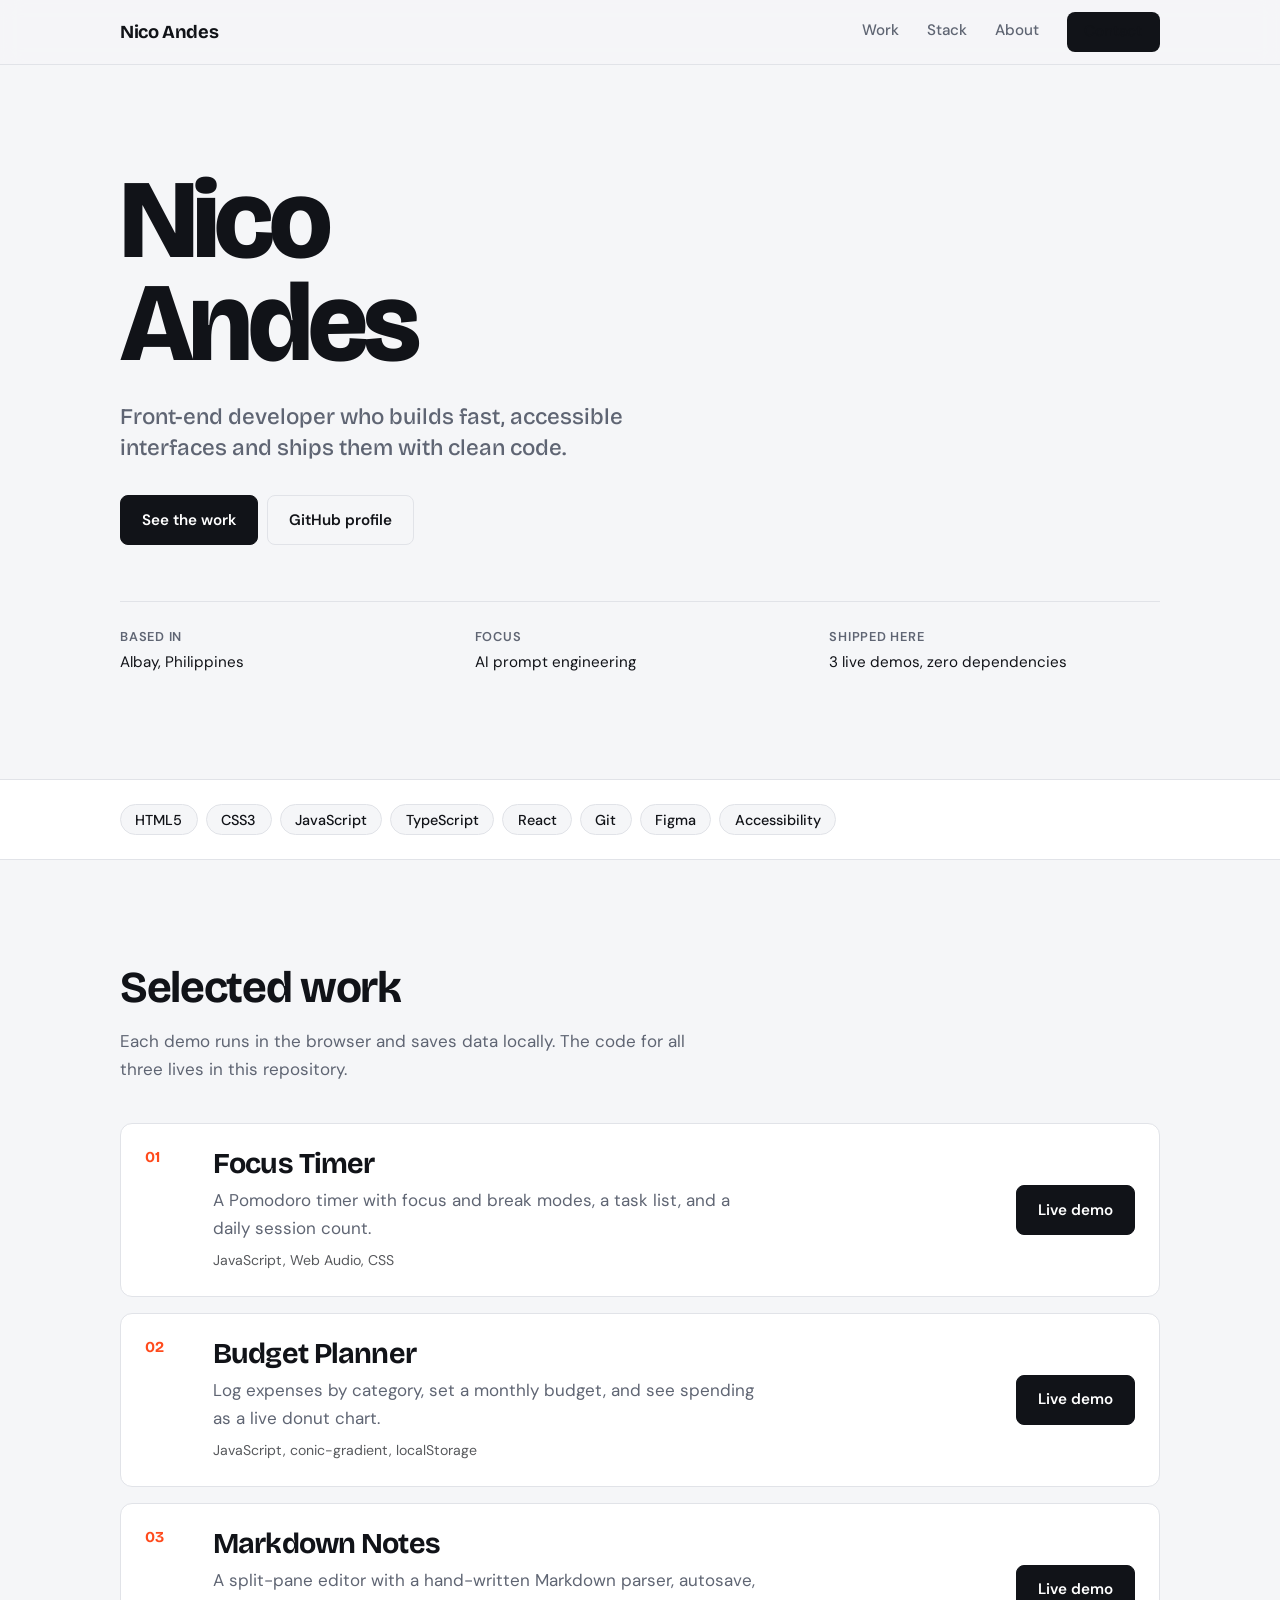
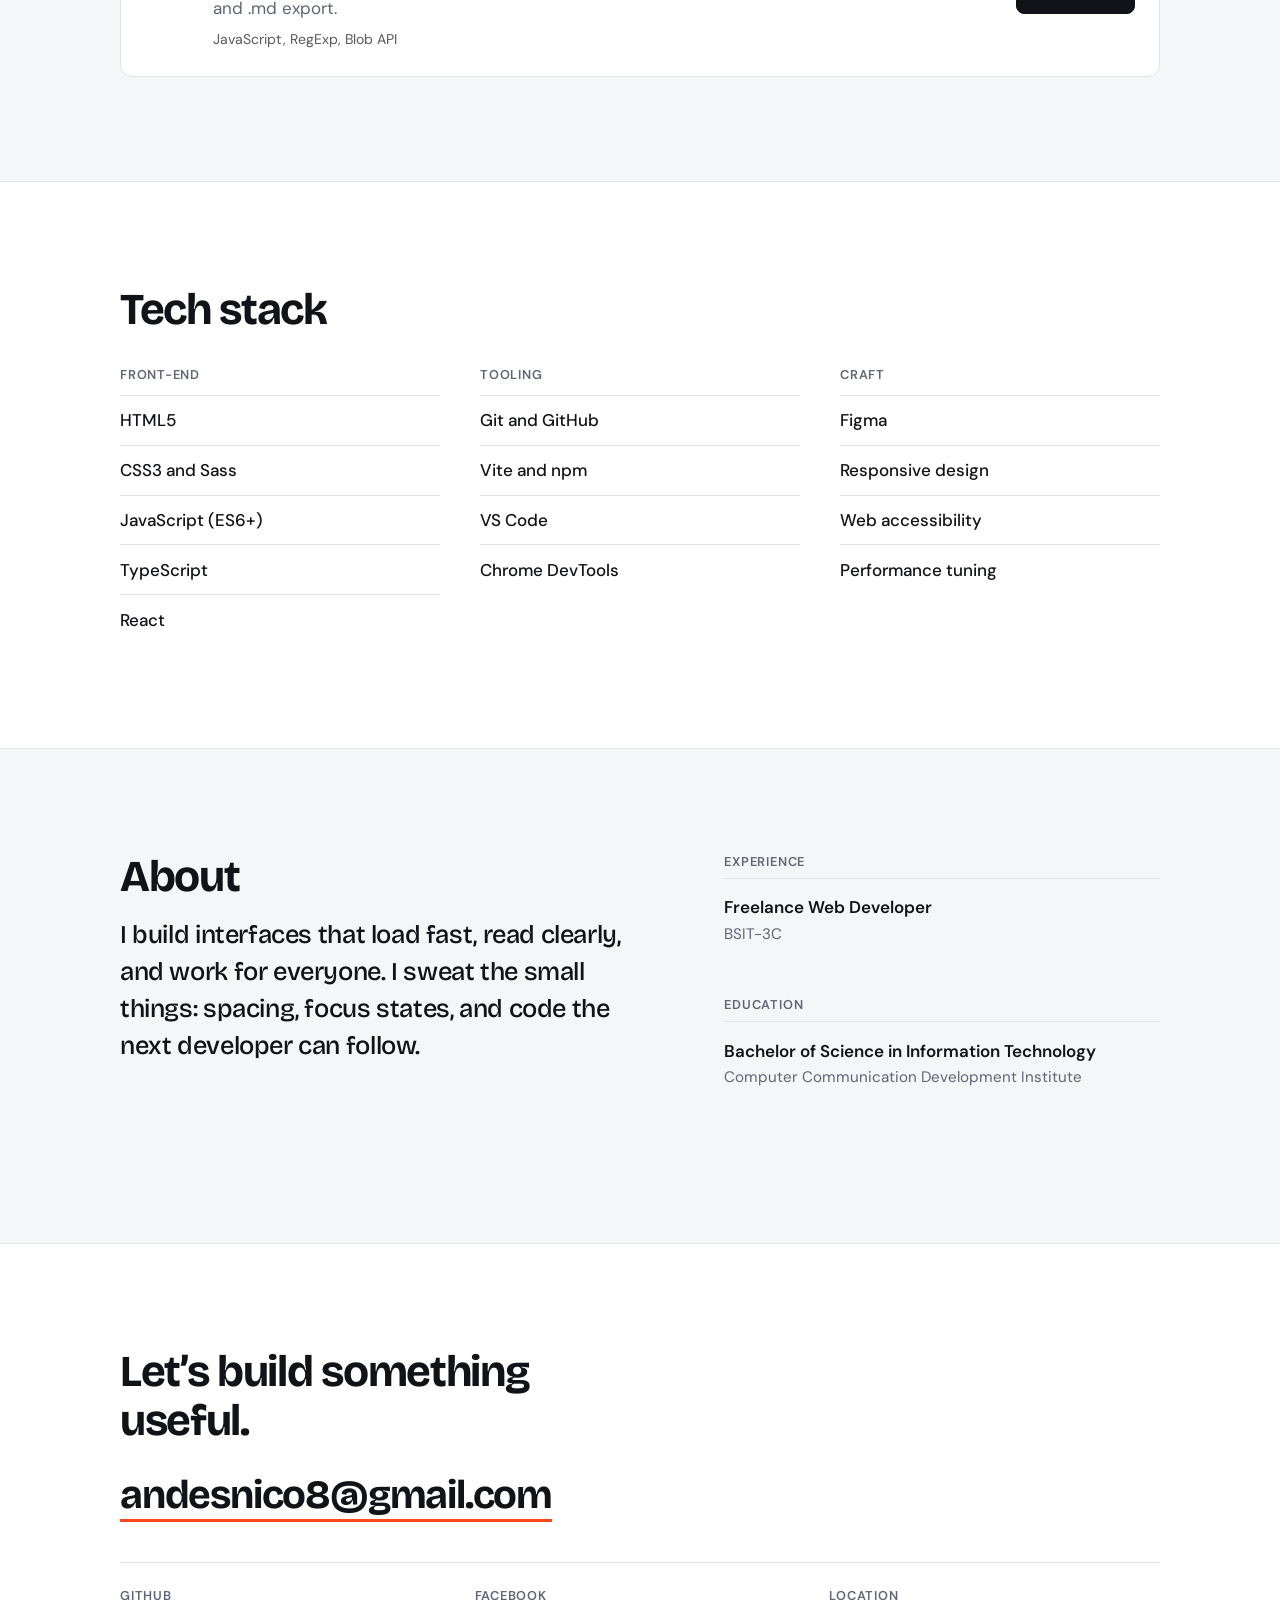
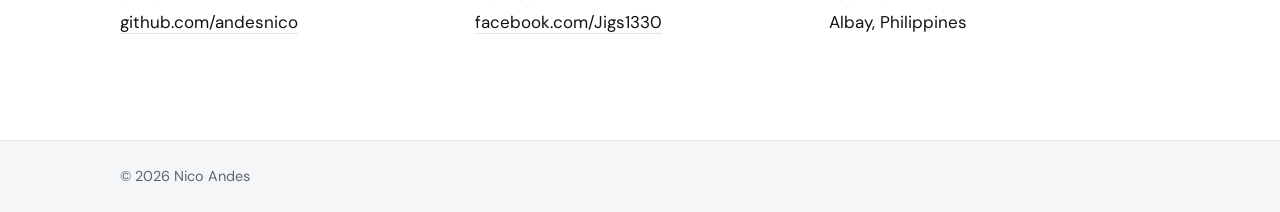
<file: index.html>
<!DOCTYPE html>
<html lang="en">
<head>
<meta charset="utf-8">
<meta name="viewport" content="width=device-width, initial-scale=1">
<title>Nico Andes | Front-end Developer</title>
<meta name="description" content="Portfolio of Nico Andes, a front-end developer building fast, accessible interfaces. Three live demos with source code on GitHub.">
<meta name="theme-color" content="#f2f3f5">
<meta property="og:type" content="website">
<meta property="og:title" content="Nico Andes | Front-end Developer">
<meta property="og:description" content="Three live demos with source code on GitHub.">
<link rel="icon" href="data:image/svg+xml,%3Csvg xmlns='http://www.w3.org/2000/svg' viewBox='0 0 64 64'%3E%3Crect width='64' height='64' fill='%230c0d10'/%3E%3Crect x='14' y='14' width='20' height='20' fill='%23ff4a1c'/%3E%3C/svg%3E">
<link rel="preconnect" href="https://fonts.googleapis.com">
<link rel="preconnect" href="https://fonts.gstatic.com" crossorigin>
<link href="https://fonts.googleapis.com/css2?family=Bricolage+Grotesque:opsz,wght@12..96,500;12..96,700;12..96,800&family=DM+Sans:wght@400;500;600&display=swap" rel="stylesheet">
<link rel="stylesheet" href="assets/css/style.css">
<script type="application/ld+json">
{"@context":"https://schema.org","@type":"Person","name":"Nico Andes","jobTitle":"Front-end Developer","email":"YOUR-EMAIL@example.com","sameAs":["https://github.com/YOUR-GITHUB-USERNAME","https://www.facebook.com/YOUR-FACEBOOK-USERNAME"]}
</script>
</head>
<body>
<a class="skip" href="#main">Skip to content</a>
<header class="nav">
  <div class="wrap nav-in">
    <a class="brand" href="#top">Nico Andes</a>
    <button class="burger" aria-expanded="false" aria-controls="menu" aria-label="Menu"><span></span><span></span></button>
    <nav id="menu" aria-label="Primary">
      <a href="#work">Work</a>
      <a href="#stack">Stack</a>
      <a href="#about">About</a>
      <a class="btn-sm" href="#contact">Contact</a>
    </nav>
  </div>
</header>

<main id="main">
<section class="hero" id="top">
  <div class="wrap">
    <h1>Nico<br>Andes</h1>
    <p class="role">Front-end developer who builds fast, accessible interfaces and ships them with clean code.</p>
    <div class="cta">
      <a class="btn" href="#work">See the work</a>
      <a class="btn ghost" href="https://github.com/YOUR-GITHUB-USERNAME" target="_blank" rel="noopener">GitHub profile</a>
    </div>
    <div class="meta3">
      <p><b>Based in</b>Albay, Philippines</p>
      <p><b>Focus</b>AI prompt engineering</p>
      <p><b>Shipped here</b>3 live demos, zero dependencies</p>
    </div>
  </div>
</section>

<div class="ticker" aria-label="Technologies">
  <div class="track">
    <div><span>HTML5</span><span>CSS3</span><span>JavaScript</span><span>TypeScript</span><span>React</span><span>Git</span><span>Figma</span><span>Accessibility</span></div>
    <div aria-hidden="true"><span>HTML5</span><span>CSS3</span><span>JavaScript</span><span>TypeScript</span><span>React</span><span>Git</span><span>Figma</span><span>Accessibility</span></div>
  </div>
</div>

<section class="sec" id="work">
  <div class="wrap">
    <h2>Selected work</h2>
    <p class="intro">Each demo runs in the browser and saves data locally. The code for all three lives in this repository.</p>
    <ol class="work">
      <li>
        <span class="num">01</span>
        <div><h3>Focus Timer</h3><p>A Pomodoro timer with focus and break modes, a task list, and a daily session count.</p></div>
        <p class="tech">JavaScript, Web Audio, CSS</p>
        <div class="links"><a class="btn" href="projects/focus-timer/">Live demo</a></div>
      </li>
      <li>
        <span class="num">02</span>
        <div><h3>Budget Planner</h3><p>Log expenses by category, set a monthly budget, and see spending as a live donut chart.</p></div>
        <p class="tech">JavaScript, conic-gradient, localStorage</p>
        <div class="links"><a class="btn" href="projects/budget-planner/">Live demo</a></div>
      </li>
      <li>
        <span class="num">03</span>
        <div><h3>Markdown Notes</h3><p>A split-pane editor with a hand-written Markdown parser, autosave, and .md export.</p></div>
        <p class="tech">JavaScript, RegExp, Blob API</p>
        <div class="links"><a class="btn" href="projects/markdown-notes/">Live demo</a></div>
      </li>
    </ol>
  </div>
</section>

<section class="sec dark" id="stack">
  <div class="wrap">
    <h2>Tech stack</h2>
    <!-- SAMPLE CONTENT: replace with Nico's real skills -->
    <div class="cols">
      <div><h3>Front-end</h3><ul><li>HTML5</li><li>CSS3 and Sass</li><li>JavaScript (ES6+)</li><li>TypeScript</li><li>React</li></ul></div>
      <div><h3>Tooling</h3><ul><li>Git and GitHub</li><li>Vite and npm</li><li>VS Code</li><li>Chrome DevTools</li></ul></div>
      <div><h3>Craft</h3><ul><li>Figma</li><li>Responsive design</li><li>Web accessibility</li><li>Performance tuning</li></ul></div>
    </div>
  </div>
</section>

<section class="sec" id="about">
  <div class="wrap about">
    <div>
      <h2>About</h2>
      <p class="statement">I build interfaces that load fast, read clearly, and work for everyone. I sweat the small things: spacing, focus states, and code the next developer can follow.</p>
    </div>
    <div class="cred">
      <h3>Experience</h3>
      <dl>
        <div><dt>Freelance Web Developer</dt><dd>BSIT-3C</dd></div>
      </dl>
      <h3>Education</h3>
      <dl>
        <div><dt>Bachelor of Science in Information Technology</dt><dd>Computer Communication Development Institute</dd></div>
      </dl>
    </div>
  </div>
</section>

<section class="contact" id="contact">
  <div class="wrap">
    <h2>Let’s build something useful.</h2>
    <a class="mail" href="mailto:andesnico8@gmail.com">andesnico8@gmail.com</a>
    <dl class="reach">
      <div><dt>GitHub</dt><dd><a href="https://github.com/andesnico" target="_blank" rel="noopener">github.com/andesnico</a></dd></div>
      <div><dt>Facebook</dt><dd><a href="https://www.facebook.com/Jigs1330" target="_blank" rel="noopener">facebook.com/Jigs1330</a></dd></div>
      <div><dt>Location</dt><dd>Albay, Philippines</dd></div>
    </dl>
  </div>
</section>
</main>

<footer class="foot"><div class="wrap"><p>&copy; <span id="year">2026</span> Nico Andes</p></div></footer>
<script src="assets/js/main.js" defer></script>
</body>
</html>
</file>
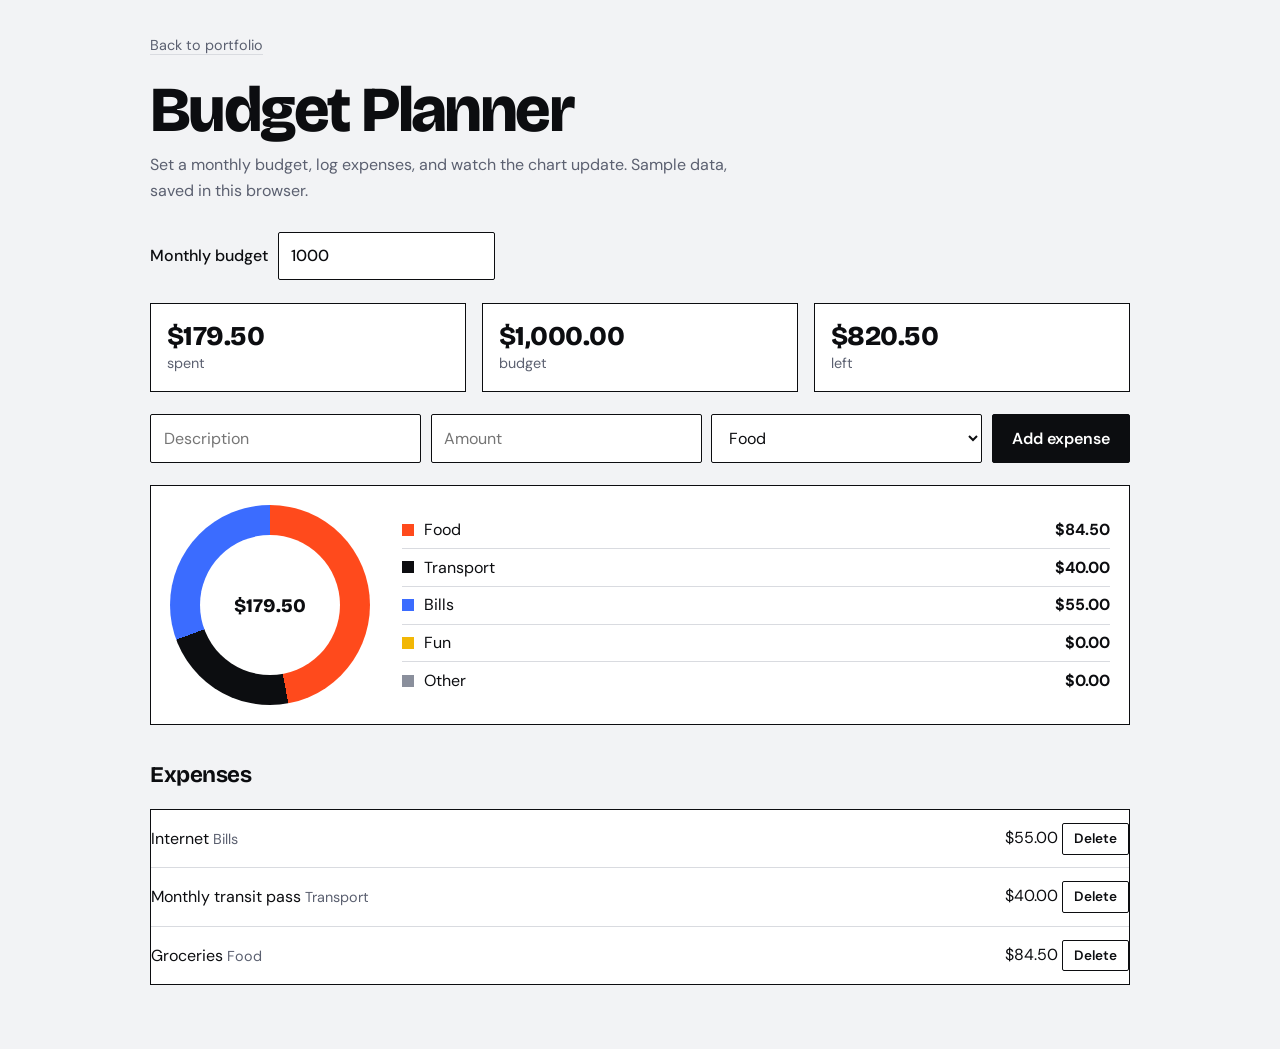
<file: projects/budget-planner/index.html>
<!DOCTYPE html>
<html lang="en"><head><meta charset="utf-8"><meta name="viewport" content="width=device-width,initial-scale=1">
<title>Budget Planner | Nico Andes</title><link rel="stylesheet" href="../shared.css"></head>
<body><main class="app">
<a class="back" href="../../index.html#work">Back to portfolio</a>
<h1>Budget Planner</h1>
<p class="sub">Set a monthly budget, log expenses, and watch the chart update. Sample data, saved in this browser.</p>
<label class="cap">Monthly budget <input id="cap" type="number" min="0" step="1"></label>
<div class="stats" id="stats"></div>
<form id="f"><input id="d" placeholder="Description" aria-label="Description" required><input id="a" type="number" min="0.01" step="0.01" placeholder="Amount" aria-label="Amount" required><select id="c" aria-label="Category"></select><button>Add expense</button></form>
<section class="panel split"><div class="donut" id="donut"><span id="total"></span></div><ul class="list legend" id="legend"></ul></section>
<h2>Expenses</h2>
<ul class="list panel" id="items"></ul>
</main><script src="../shared.js"></script><script src="app.js"></script></body></html>
</file>
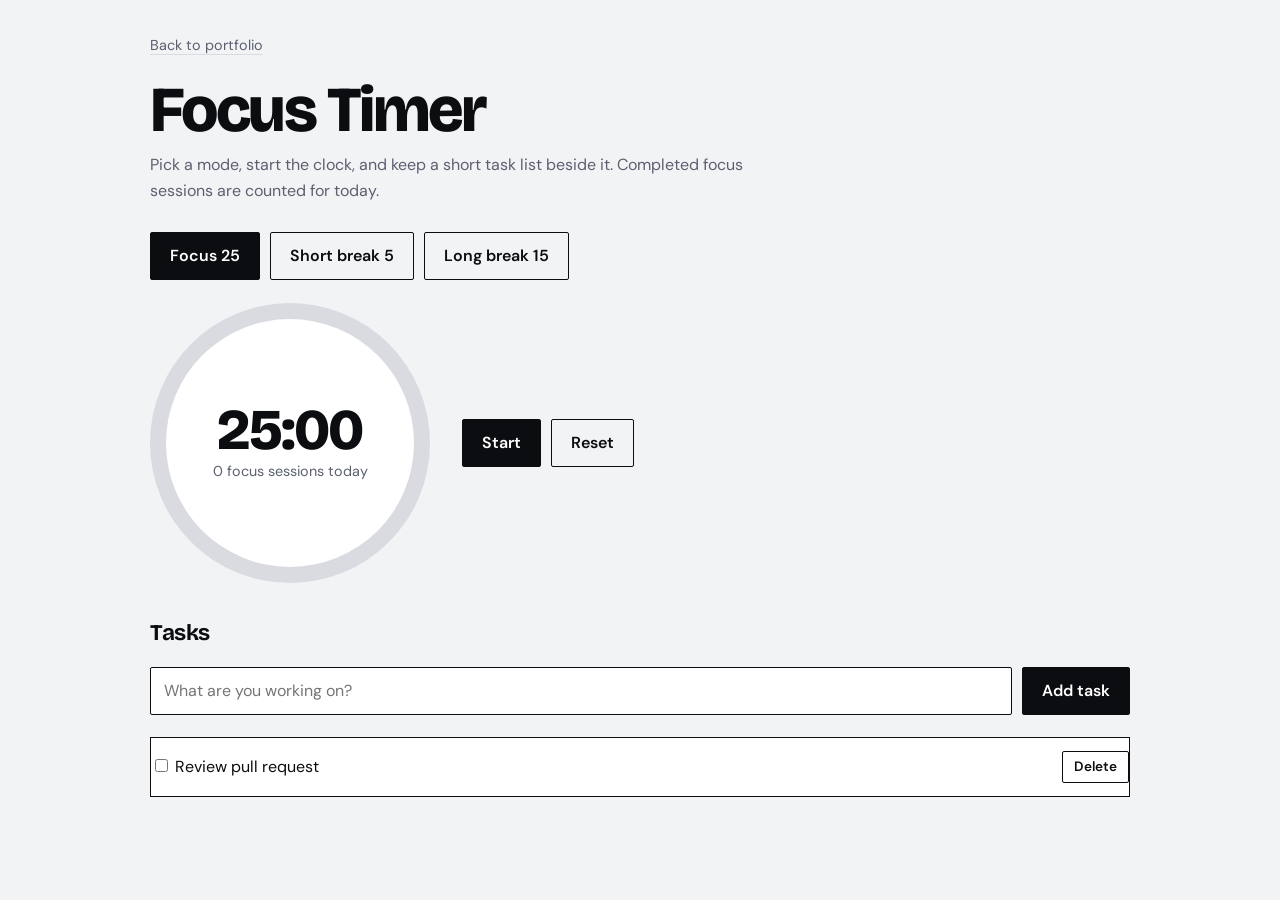
<file: projects/focus-timer/index.html>
<!DOCTYPE html>
<html lang="en"><head><meta charset="utf-8"><meta name="viewport" content="width=device-width,initial-scale=1">
<title>Focus Timer | Nico Andes</title><link rel="stylesheet" href="../shared.css"></head>
<body><main class="app">
<a class="back" href="../../index.html#work">Back to portfolio</a>
<h1>Focus Timer</h1>
<p class="sub">Pick a mode, start the clock, and keep a short task list beside it. Completed focus sessions are counted for today.</p>
<div class="bar" role="group" aria-label="Timer mode">
  <button data-mode="focus">Focus 25</button><button data-mode="short">Short break 5</button><button data-mode="long">Long break 15</button>
</div>
<section class="timer">
  <div class="ring" id="ring"><div><output id="time">25:00</output><p class="meta"><span id="count">0</span> focus sessions today</p></div></div>
  <div><div class="ctl"><button id="go">Start</button><button id="reset" class="ghost">Reset</button></div><p class="meta" id="msg" role="status"></p></div>
</section>
<h2>Tasks</h2>
<form id="f"><input id="t" placeholder="What are you working on?" aria-label="New task" required><button>Add task</button></form>
<ul class="list panel" id="tasks"></ul>
</main><script src="../shared.js"></script><script src="app.js"></script></body></html>
</file>
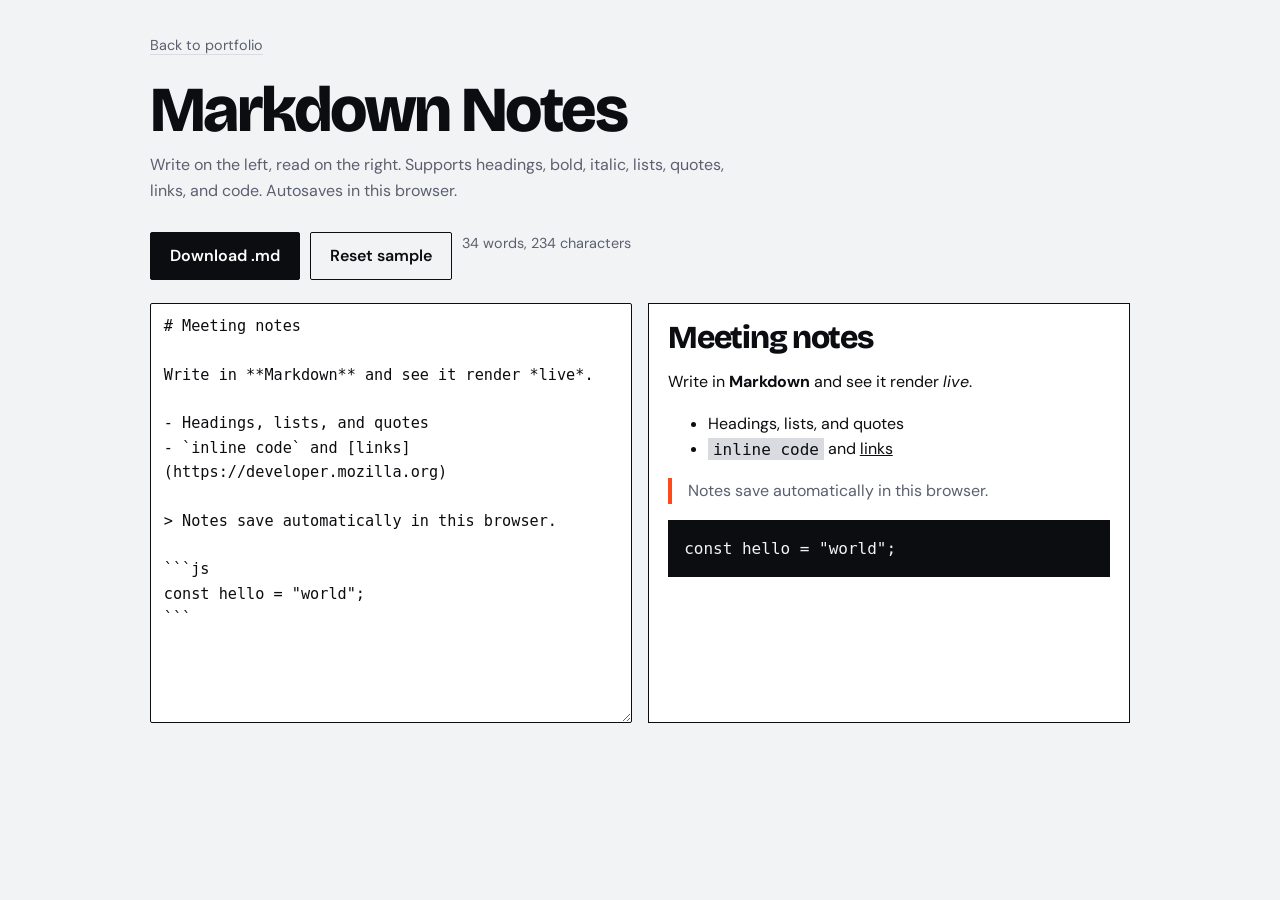
<file: projects/markdown-notes/index.html>
<!DOCTYPE html>
<html lang="en"><head><meta charset="utf-8"><meta name="viewport" content="width=device-width,initial-scale=1">
<title>Markdown Notes | Nico Andes</title><link rel="stylesheet" href="../shared.css"></head>
<body><main class="app">
<a class="back" href="../../index.html#work">Back to portfolio</a>
<h1>Markdown Notes</h1>
<p class="sub">Write on the left, read on the right. Supports headings, bold, italic, lists, quotes, links, and code. Autosaves in this browser.</p>
<div class="bar"><button id="dl">Download .md</button><button id="reset" class="ghost">Reset sample</button><span class="meta" id="count" role="status"></span></div>
<div class="editor"><textarea id="src" aria-label="Markdown source" spellcheck="false"></textarea><article class="panel preview" id="out" aria-live="polite"></article></div>
</main><script src="../shared.js"></script><script src="app.js"></script></body></html>
</file>
<file: assets/css/style.css>
/* Nico Andes portfolio: simplified layout
   Works with the existing index.html and main.js (keeps .open, .on, #menu, .burger, #year). */

:root{
  --bg:#f5f6f8; --panel:#ffffff; --ink:#111318; --muted:#5f6573; --line:#e1e3e8; --accent:#ff4a1c;
  --display:"Bricolage Grotesque",system-ui,sans-serif;
  --sans:"DM Sans",system-ui,-apple-system,"Segoe UI",Roboto,sans-serif;
  --max:1040px; --gap:clamp(4rem,9vw,6.5rem); --radius:12px;
  color-scheme:light;
}
*,*::before,*::after{box-sizing:border-box}
html{scroll-behavior:smooth;scroll-padding-top:5rem}
body{margin:0;background:var(--bg);color:var(--ink);font:400 1.0625rem/1.65 var(--sans);-webkit-font-smoothing:antialiased}
a{color:inherit}
h1,h2,h3{font-family:var(--display);margin:0;line-height:1.1;letter-spacing:-.03em}
p{margin:0}
ul,ol,dl,dd{margin:0;padding:0;list-style:none}
:focus-visible{outline:3px solid var(--ink);outline-offset:3px}

.wrap{width:min(100% - 2.5rem,var(--max));margin-inline:auto}
.skip{position:absolute;left:-999px;background:var(--ink);color:#fff;padding:.6rem 1rem;z-index:30}
.skip:focus{left:1rem;top:1rem}

/* ---------- Buttons ---------- */
.btn{display:inline-block;background:var(--ink);color:#fff;padding:.7rem 1.3rem;text-decoration:none;font-weight:600;font-size:.95rem;border:1.5px solid var(--ink);border-radius:8px;transition:background .2s,border-color .2s,color .2s}
.btn:hover{background:var(--accent);border-color:var(--accent)}
.btn.ghost{background:transparent;color:var(--ink);border-color:var(--line)}
.btn.ghost:hover{border-color:var(--ink);background:transparent}
.cta,.links{display:flex;flex-wrap:wrap;gap:.6rem}

/* ---------- Navigation ---------- */
.nav{position:sticky;top:0;z-index:20;background:rgba(245,246,248,.9);-webkit-backdrop-filter:blur(10px);backdrop-filter:blur(10px);border-bottom:1px solid var(--line)}
.nav-in{display:flex;align-items:center;justify-content:space-between;height:4rem}
.brand{font:700 1.15rem var(--display);text-decoration:none;letter-spacing:-.02em}
nav{display:flex;align-items:center;gap:1.75rem;font-size:.95rem;font-weight:500}
nav a{text-decoration:none;color:var(--muted);padding-block:.25rem;border-bottom:2px solid transparent;transition:color .2s,border-color .2s}
nav a:hover,nav a.on{color:var(--ink)}
nav a.on{border-bottom-color:var(--accent)}
nav .btn-sm{background:var(--ink);color:#fff;padding:.45rem 1.1rem;border-radius:8px;border:0}
nav .btn-sm:hover{background:var(--accent);color:#fff}
.burger{display:none;background:none;border:0;width:44px;height:44px;cursor:pointer;padding:0}
.burger span{display:block;width:22px;height:2px;background:var(--ink);margin:6px auto;transition:transform .25s}
.burger[aria-expanded=true] span:first-child{transform:translateY(4px) rotate(45deg)}
.burger[aria-expanded=true] span:last-child{transform:translateY(-4px) rotate(-45deg)}

/* ---------- Hero ---------- */
.hero{padding:clamp(3.5rem,9vw,6.5rem) 0 var(--gap)}
.hero h1{font-weight:800;font-size:clamp(3.4rem,11vw,7rem);line-height:.92;letter-spacing:-.045em}
.role{font:500 clamp(1.15rem,2.2vw,1.4rem)/1.4 var(--display);color:var(--muted);margin-top:1.6rem;max-width:34rem}
.hero .cta{margin-top:2rem}
.meta3{display:grid;grid-template-columns:repeat(3,1fr);gap:1.5rem;margin-top:3.5rem;padding-top:1.5rem;border-top:1px solid var(--line);font-size:.95rem;color:var(--ink)}
.meta3 b{display:block;font-size:.8rem;font-weight:600;letter-spacing:.06em;text-transform:uppercase;color:var(--muted);margin-bottom:.2rem}

/* ---------- Tech list (static, no scrolling ticker) ---------- */
.ticker{background:var(--panel);border-block:1px solid var(--line);padding:1.5rem 0}
.track{width:min(100% - 2.5rem,var(--max));margin-inline:auto}
.track>div{display:flex;flex-wrap:wrap;gap:.5rem}
.track>div[aria-hidden]{display:none}
.ticker span{font:500 .9rem var(--sans);padding:.35rem .9rem;border:1px solid var(--line);border-radius:999px;color:var(--ink);background:var(--bg)}

/* ---------- Sections ---------- */
.sec{padding:var(--gap) 0}
h2{font-weight:700;font-size:clamp(1.9rem,4.5vw,2.75rem);margin-bottom:.9rem}
.intro{color:var(--muted);max-width:36rem;margin-bottom:2.5rem}

/* Work */
.work{display:grid;gap:1rem}
.work li{display:grid;grid-template-columns:3rem minmax(0,1fr) auto;grid-template-areas:"num info links" "num tech links";column-gap:1.25rem;row-gap:.4rem;align-items:center;padding:1.5rem;background:var(--panel);border:1px solid var(--line);border-radius:var(--radius);transition:border-color .2s,box-shadow .2s}
.work li:hover{border-color:var(--ink);box-shadow:0 8px 24px -16px rgba(17,19,24,.35)}
.work li>.num{grid-area:num;align-self:start}
.work li>div:nth-of-type(1){grid-area:info}
.work li>.tech{grid-area:tech}
.work li>.links{grid-area:links}
.num{font:700 .95rem var(--display);color:var(--accent)}
.work h3{font-size:clamp(1.4rem,2.6vw,1.8rem);margin-bottom:.4rem}
.work p{color:var(--muted);max-width:34rem}
.work .tech{font-size:.88rem;color:var(--ink);opacity:.7}

/* Stack: plain panel with three tidy columns */
.dark{background:var(--panel);border-block:1px solid var(--line)}
.cols{display:grid;grid-template-columns:repeat(3,1fr);gap:2.5rem;margin-top:2rem}
.cols h3{font:600 .8rem var(--sans);letter-spacing:.06em;text-transform:uppercase;color:var(--muted);margin-bottom:.75rem}
.cols li{padding:.65rem 0;border-top:1px solid var(--line);font-weight:500}

/* About */
.about{display:grid;grid-template-columns:1.1fr .9fr;gap:clamp(2.5rem,6vw,4.5rem);align-items:start}
.statement{font:500 clamp(1.25rem,2.2vw,1.6rem)/1.45 var(--display);letter-spacing:-.015em;max-width:34rem}
.cred h3{font:600 .8rem var(--sans);letter-spacing:.06em;text-transform:uppercase;color:var(--muted);margin:0 0 .5rem}
.cred dl{margin-bottom:2.2rem}
.cred dl>div{padding:.9rem 0;border-top:1px solid var(--line)}
.cred dt{font-weight:600}
.cred dd{color:var(--muted);font-size:.95rem}

/* Contact */
.contact{padding:var(--gap) 0;background:var(--panel);border-top:1px solid var(--line)}
.contact h2{max-width:18ch}
.mail{display:inline-block;font:700 clamp(1.3rem,4.2vw,2.5rem) var(--display);letter-spacing:-.03em;text-decoration:none;border-bottom:3px solid var(--accent);margin:.75rem 0 2.5rem;word-break:break-all;transition:color .2s}
.mail:hover{color:var(--accent)}
.reach{display:grid;grid-template-columns:repeat(3,1fr);gap:1.5rem;padding-top:1.5rem;border-top:1px solid var(--line)}
.reach dt{font:600 .8rem var(--sans);letter-spacing:.06em;text-transform:uppercase;color:var(--muted);margin-bottom:.2rem}
.reach dd{word-break:break-word}
.reach a{text-decoration:none;border-bottom:1px solid var(--line);transition:border-color .2s,color .2s}
.reach a:hover{border-color:var(--accent);color:var(--accent)}

/* Footer */
.foot{background:var(--bg);color:var(--muted);padding:1.5rem 0;font-size:.9rem;border-top:1px solid var(--line)}

/* ---------- Responsive ---------- */
@media(max-width:860px){
  .meta3,.cols,.reach{grid-template-columns:1fr;gap:1.25rem}
  .about{grid-template-columns:1fr}
  .work li{grid-template-columns:2rem minmax(0,1fr);grid-template-areas:"num info" ". tech" ". links";padding:1.25rem}
  .work .links{margin-top:.6rem}
  .burger{display:block}
  nav{display:none;position:absolute;top:4rem;left:0;right:0;background:var(--bg);flex-direction:column;align-items:flex-start;gap:0;padding:.5rem 1.25rem 1.2rem;border-bottom:1px solid var(--line)}
  nav.open{display:flex}
  nav a{padding:.7rem 0}
  nav .btn-sm{margin-top:.5rem;padding:.6rem 1.2rem}
}
@media(prefers-reduced-motion:reduce){html{scroll-behavior:auto}*{transition:none!important}}
</file>
<file: projects/shared.css>
@import url('https://fonts.googleapis.com/css2?family=Bricolage+Grotesque:opsz,wght@12..96,500;12..96,700;12..96,800&family=DM+Sans:wght@400;500;600&display=swap');
:root{--bg:#f2f3f5;--panel:#fff;--ink:#0c0d10;--muted:#5b6070;--line:#d9dbe0;--accent:#ff4a1c;--display:"Bricolage Grotesque",system-ui,sans-serif;color-scheme:light}
*{box-sizing:border-box}
body{margin:0;background:var(--bg);color:var(--ink);font:400 1rem/1.6 "DM Sans",system-ui,-apple-system,"Segoe UI",Roboto,sans-serif}
.app{width:min(100% - 2rem,980px);margin:0 auto;padding:2rem 0 4rem}
.back{color:var(--muted);text-decoration:none;font-size:.9rem;border-bottom:1px solid var(--line)}.back:hover{color:var(--ink);border-color:var(--ink)}
h1{font:800 clamp(2.4rem,7vw,4rem)/.95 var(--display);letter-spacing:-.04em;margin:1.4rem 0 .7rem}
h2,h3{font-family:var(--display);margin:0;letter-spacing:-.02em}h2{font-size:1.4rem;margin:2rem 0 1rem}h3{font-size:1.1rem}
.sub{color:var(--muted);max-width:38rem;margin:0 0 1.8rem}.meta{color:var(--muted);font-size:.9rem;margin:0}
:focus-visible{outline:3px solid var(--ink);outline-offset:2px}
input,select,textarea,button{font:inherit;color:inherit}
input:not([type=checkbox]),select,textarea{background:var(--panel);border:1.5px solid var(--ink);border-radius:2px;padding:.65rem .8rem;min-width:0}
button{cursor:pointer;background:var(--ink);color:#fff;border:1.5px solid var(--ink);border-radius:2px;padding:.65rem 1.2rem;font-weight:600;transition:background .2s,color .2s}
button:hover{background:var(--accent);color:var(--ink)}
button.ghost,button[aria-pressed]{background:none;color:var(--ink)}button.ghost:hover{background:var(--ink);color:#fff}
button[aria-pressed=true]{background:var(--ink);color:#fff}
.sm{padding:.25rem .7rem;font-size:.85rem}
form,.bar{display:flex;flex-wrap:wrap;gap:.6rem;margin-bottom:1.4rem}
form>input:not([type=checkbox]),form>select{flex:1 1 150px}
.panel{background:var(--panel);border:1.5px solid var(--ink);padding:1.2rem}
.list{list-style:none;padding:0;margin:0}
.list li{display:flex;justify-content:space-between;align-items:center;gap:1rem;padding:.8rem 0;border-top:1px solid var(--line)}
.list li:first-child{border-top:0}.done label{text-decoration:line-through;color:var(--muted)}
.empty{color:var(--muted)}
.stats{display:grid;grid-template-columns:repeat(3,1fr);gap:1rem;margin-bottom:1.4rem}
.stats div{background:var(--panel);border:1.5px solid var(--ink);padding:1rem;color:var(--muted);font-size:.9rem}
.stats b{display:block;font:800 1.7rem var(--display);color:var(--ink);letter-spacing:-.02em}.neg{color:var(--accent)!important;-webkit-text-stroke:.5px var(--ink)}

.ring,.donut{position:relative;display:grid;place-items:center;border-radius:50%;aspect-ratio:1;background:var(--line)}
.ring::before,.donut::before{content:"";position:absolute;inset:16px;border-radius:50%;background:var(--panel)}
.ring{width:min(280px,100%);--p:0;background:conic-gradient(var(--accent) calc(var(--p)*1%),var(--line) 0)}
.ring>div{position:relative;text-align:center}
#time{display:block;font:800 3.6rem/1 var(--display);letter-spacing:-.03em}
.timer{display:flex;flex-wrap:wrap;align-items:center;gap:2rem;margin:1.4rem 0}.ctl{display:flex;gap:.6rem}
.donut{width:200px;flex:none}.donut::before{inset:30px}.donut span{position:relative;font:800 1.2rem var(--display)}
.split{display:flex;flex-wrap:wrap;gap:2rem;align-items:center}.legend{flex:1 1 220px}
.legend li{display:flex;align-items:center;gap:.6rem;padding:.35rem 0}.legend i{width:12px;height:12px;flex:none}.legend b{margin-left:auto}
label.cap{display:flex;align-items:center;gap:.6rem;margin-bottom:1.4rem;font-weight:500}
.editor{display:grid;grid-template-columns:1fr 1fr;gap:1rem;min-height:420px}
#src{resize:vertical;min-height:420px;font:.95rem/1.6 ui-monospace,SFMono-Regular,Menlo,Consolas,monospace}
.preview{overflow:auto;max-height:70vh}.preview :first-child{margin-top:0}
.preview h1{font-size:2rem;margin:1rem 0 .5rem}.preview h2{font-size:1.5rem}.preview pre{background:var(--ink);color:#f2f3f5;padding:1rem;overflow:auto}
.preview code{background:var(--line);padding:.1rem .3rem}.preview pre code{background:none;padding:0}
.preview blockquote{margin:1rem 0;padding-left:1rem;border-left:4px solid var(--accent);color:var(--muted)}.preview a{color:var(--ink)}
@media(max-width:700px){.stats,.editor{grid-template-columns:1fr}}
</file>
